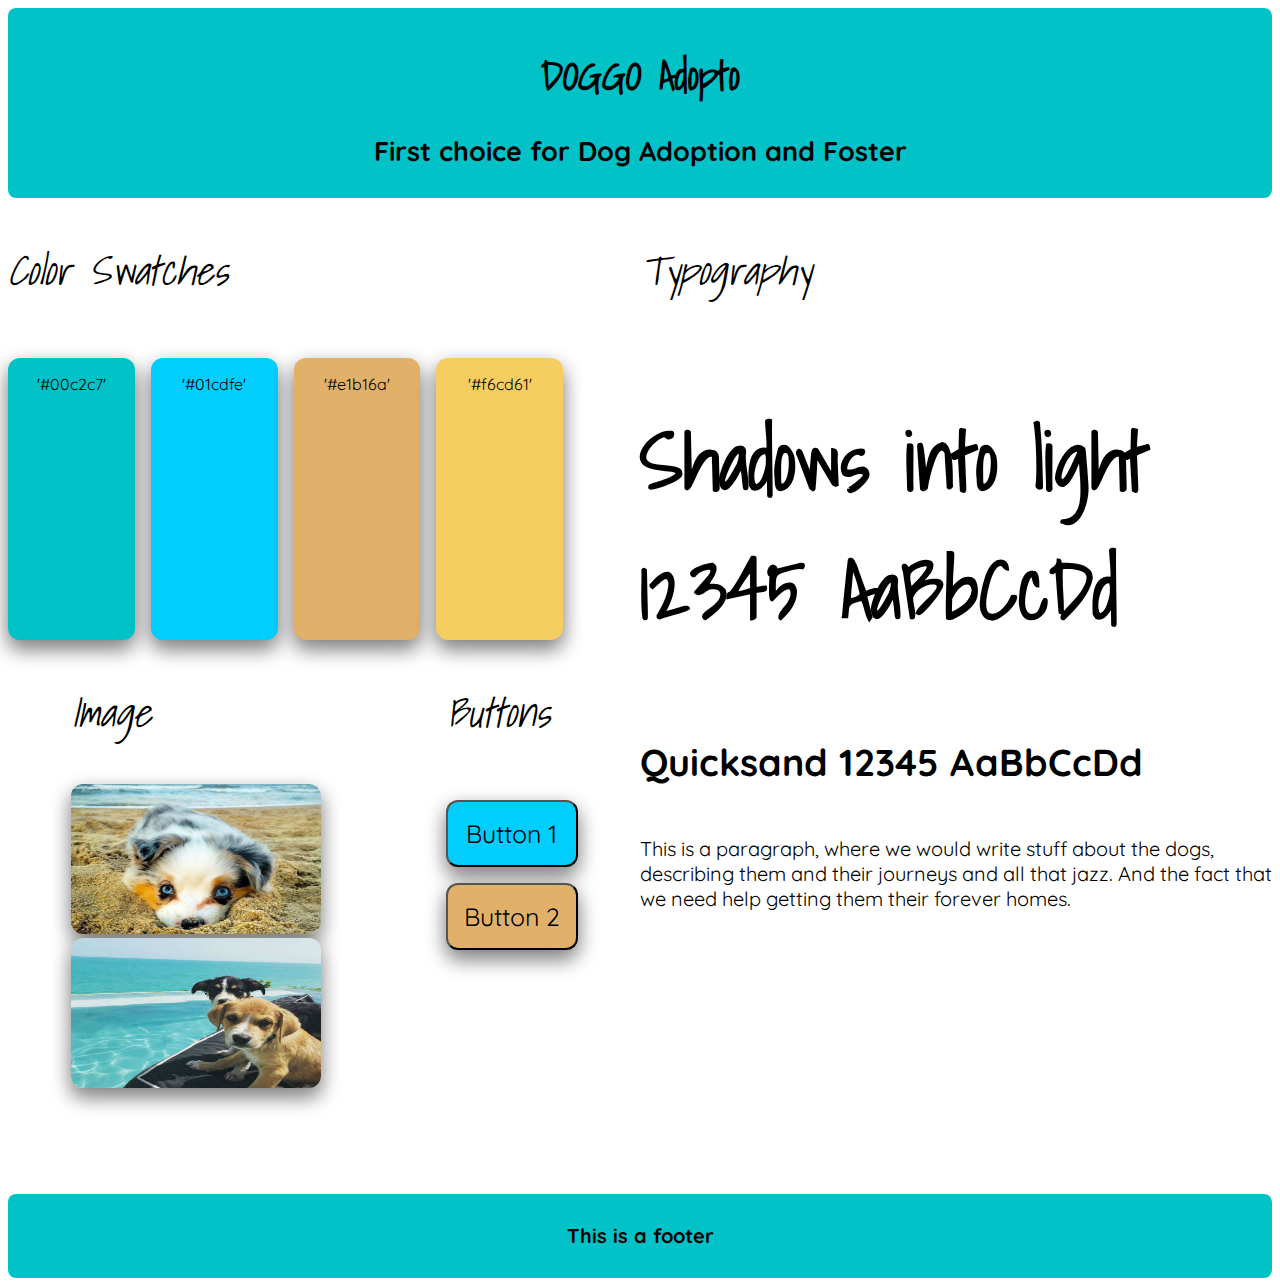
<file: index.html>
<!DOCTYPE html>
<html lang="en">

<head>
    <meta charset="utf-8">
    <meta name="viewport" content="width=device-width, initial-scale=1.0">
    <title></title>
    <link rel="stylesheet" href="Style.css">
</head>

<body>
    <header>
        <h1>DOGGO Adopto</h1>
        <h2>First choice for Dog Adoption and Foster</h2>
    </header>
    <main class="wrapper">
        <div class="left">
            <div class="colorWrap">
                <h3 class="name"><i>Color Swatches</i></h3>
                <section class="color">
                    <div class="allcolor color1">'#00c2c7'</div>
                    <div class="allcolor color2">'#01cdfe'</div>
                    <div class="allcolor color3">'#e1b16a'</div>
                    <div class="allcolor color4">'#f6cd61'</div>
                </section>
            </div>
            <div class="ImageButtonsWrap">
                <div>
                    <h3 class="name"><i>Image</i></h3>
                    <section class="images">
                        <img src="cutest-puppy-dog-pictures-coverimage.jpg" alt="dog">
                        <img src="tmg-facebook_social.jpg" alt="dog2">
                    </section>
                </div>
                <div>
                    <h3 class="name"><i>Buttons</i></h3>
                    <section class="buttons">
                        <button class="btn1">Button 1</button>
                        <button class="btn2">Button 2</button>
                    </section>
                </div>
            </div>
        </div>
        <div class="typoWrap">
            <h3 class="name"><i>Typography</i></h3>
            <section class="typography">
                <div class="typo1">
                    <h1>Shadows into light 12345 AaBbCcDd </h1>
                </div>
                <div class="typo2">
                    <h2>Quicksand 12345 AaBbCcDd </h2>
                </div>
                <div class="p">
                    <p>This is a paragraph, where we would write stuff about the dogs, describing them and their journeys and all that jazz. And the fact that we need help getting them their forever homes.</p>
                </div>
            </section>
        </div>
    </main>
    <footer>
        <h1>This is a footer</h1>
    </footer>
    <script src=""></script>
</body></html>
</file>
<file: Style.css>
@import url("https://fonts.googleapis.com/css?family=Shadows+Into+Light&display=swap");
@import url("https://fonts.googleapis.com/css?family=Quicksand&display=swap");


:root {
    --primary-color: #00c2c7;
    --secondary-color: #01cdfe;
    --tertiary-color: #e1b16a;
    --fourth-color: #f6cd61;
}


header {
    background-color: var(--primary-color);
    padding: .5rem;
    font-size: 18px;
    font-weight: 500;
    font-family: 'Quicksand', sans-serif;
    border-radius: 8px;
    text-align: center;
}

.wrapper {
    display: grid;
    grid-template-columns: 1fr 1fr;
    font-family: 'Quicksand', sans-serif;
}

header > h1, h3 {
    font-size: 40px;
    font-family: "Shadows Into Light", cursive;
}

.color {
    display: flex;
    justify-content: flex-start;
}

.allcolor {
    margin-top: .5rem;
    margin-right: 1rem;
    width: 15%;
    height: 250px;
    text-align: center;
    padding: 1rem;
    display: inline-block;
    box-shadow: 0 10px 20px 0 rgba(0, 0, 0, 0.4), 0 6px 20px 0 rgba(0, 0, 0, 0.19);
    position: relative;
    border-radius: 12px;
    margin-top: 1rem;
    padding: 1em;
}

.name {
    font-weight: 300;
}

.color1 {
    background-color: var(--primary-color);
}

.color2 {
    background-color: var(--secondary-color);
}

.color3 {
    background-color: var(--tertiary-color);
}

.color4 {
    background-color: var(--fourth-color);
}

.typography {
    display: flex;
    flex-direction: column;
}

.typo1 {
    font-size: 40px;
    font-family: "Shadows Into Light", cursive;
}

.typo2 {
    font-size: 25px;
    font-family: 'Quicksand', sans-serif;
}

.p {
    font-size: 20px;

}

.ImageButtonsWrap {
    display: flex;
    flex-direction: row;
    justify-content: space-around;
}

.buttons {
    display: flex;
    flex-direction: column;
    justify-content: center;
}

.btn1 {
    font-size: 25px;
    font-family: 'Quicksand', sans-serif;
    background-color: #01cdfe;
    box-shadow: 0 10px 20px 0 rgba(0, 0, 0, 0.4), 0 6px 20px 0 rgba(0, 0, 0, 0.19);
    position: relative;
    border-radius: 12px;
    margin-top: 1rem;
    padding: 1rem;
}

.btn1:hover {
    background-color:whitesmoke;
}

.btn2 {
    font-size: 25px;
    font-family: 'Quicksand', sans-serif;
    background-color: #e1b16a;
    box-shadow: 0 10px 20px 0 rgba(0, 0, 0, 0.4), 0 6px 20px 0 rgba(0, 0, 0, 0.19);
    position: relative;
    border-radius: 12px;
    margin-top: 1rem;
    padding: 1rem;
}

.btn2:hover {
    background-color:whitesmoke;
}

.images {
    width: 250px;
    height: 310px;

}

img {
    width: 250px;
    height: 150px;
    border-radius: 12px;
    box-shadow: 0 10px 20px 0 rgba(0, 0, 0, 0.4), 0 6px 20px 0 rgba(0, 0, 0, 0.19);
    position: relative;
}

footer {
    background-color: var(--primary-color);
    padding: 1rem;
    font-size: 10px;
    font-weight: 500;
    font-family: "Quicksand", sans-serif;
    border-radius: 8px;
    text-align: center;
    margin-top: 10em;
}
</file>
